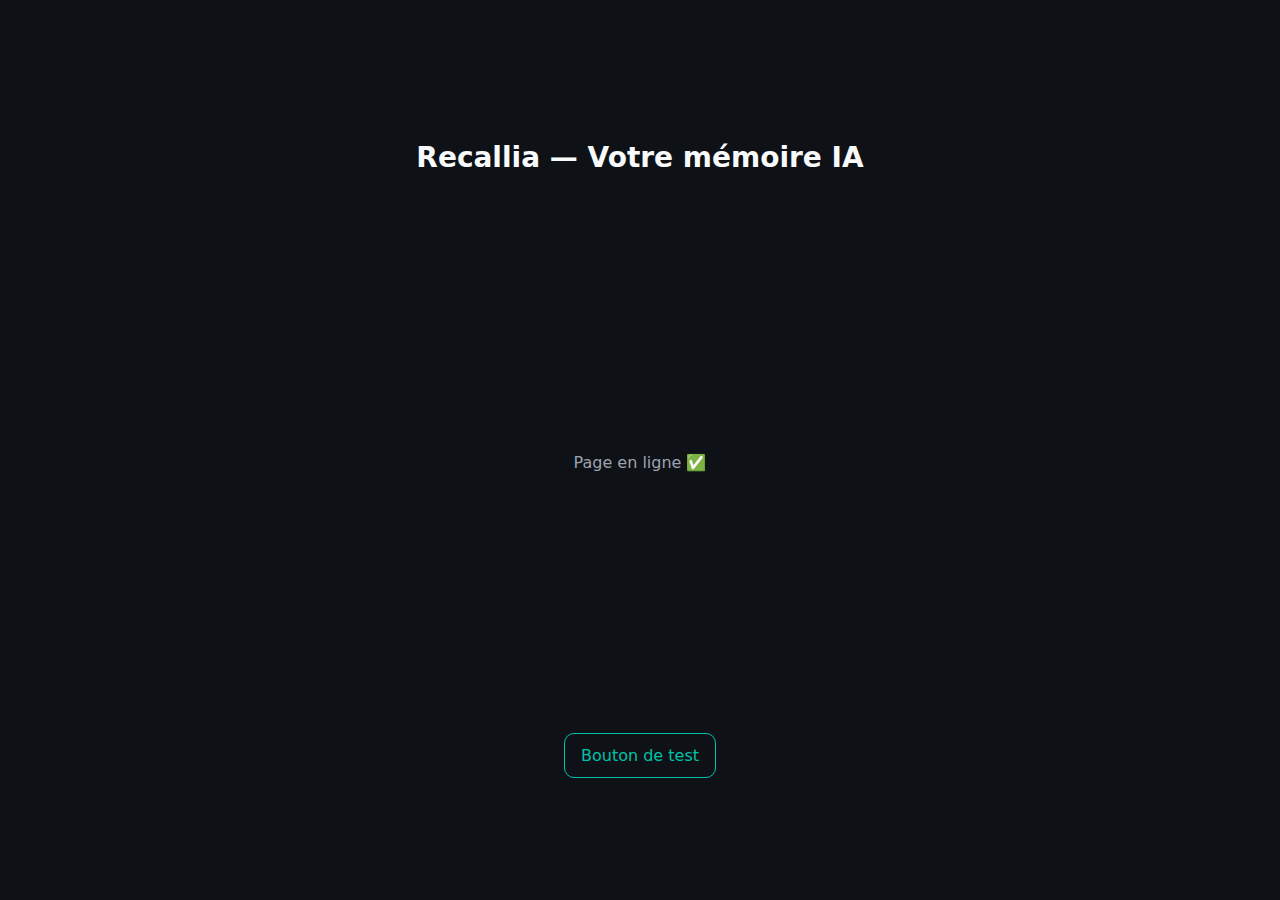
<file: Index.html>
<!doctype html><html lang="fr"><head>
<meta charset="utf-8"><meta name="viewport" content="width=device-width,initial-scale=1">
<title>Recallia — test</title>
<style>body{margin:0;font-family:system-ui,Inter,Arial;background:#0E1116;color:#F8FAFC;display:grid;place-items:center;min-height:100vh}
a{color:#00C2A8;text-decoration:none;border:1px solid #00C2A8;padding:12px 16px;border-radius:10px}h1{font:700 28px Sora,system-ui}p{color:#9CA3AF}</style>
</head><body>
<h1>Recallia — Votre mémoire IA</h1>
<p>Page en ligne ✅</p>
<a href="#">Bouton de test</a>
</body></html>
</file>
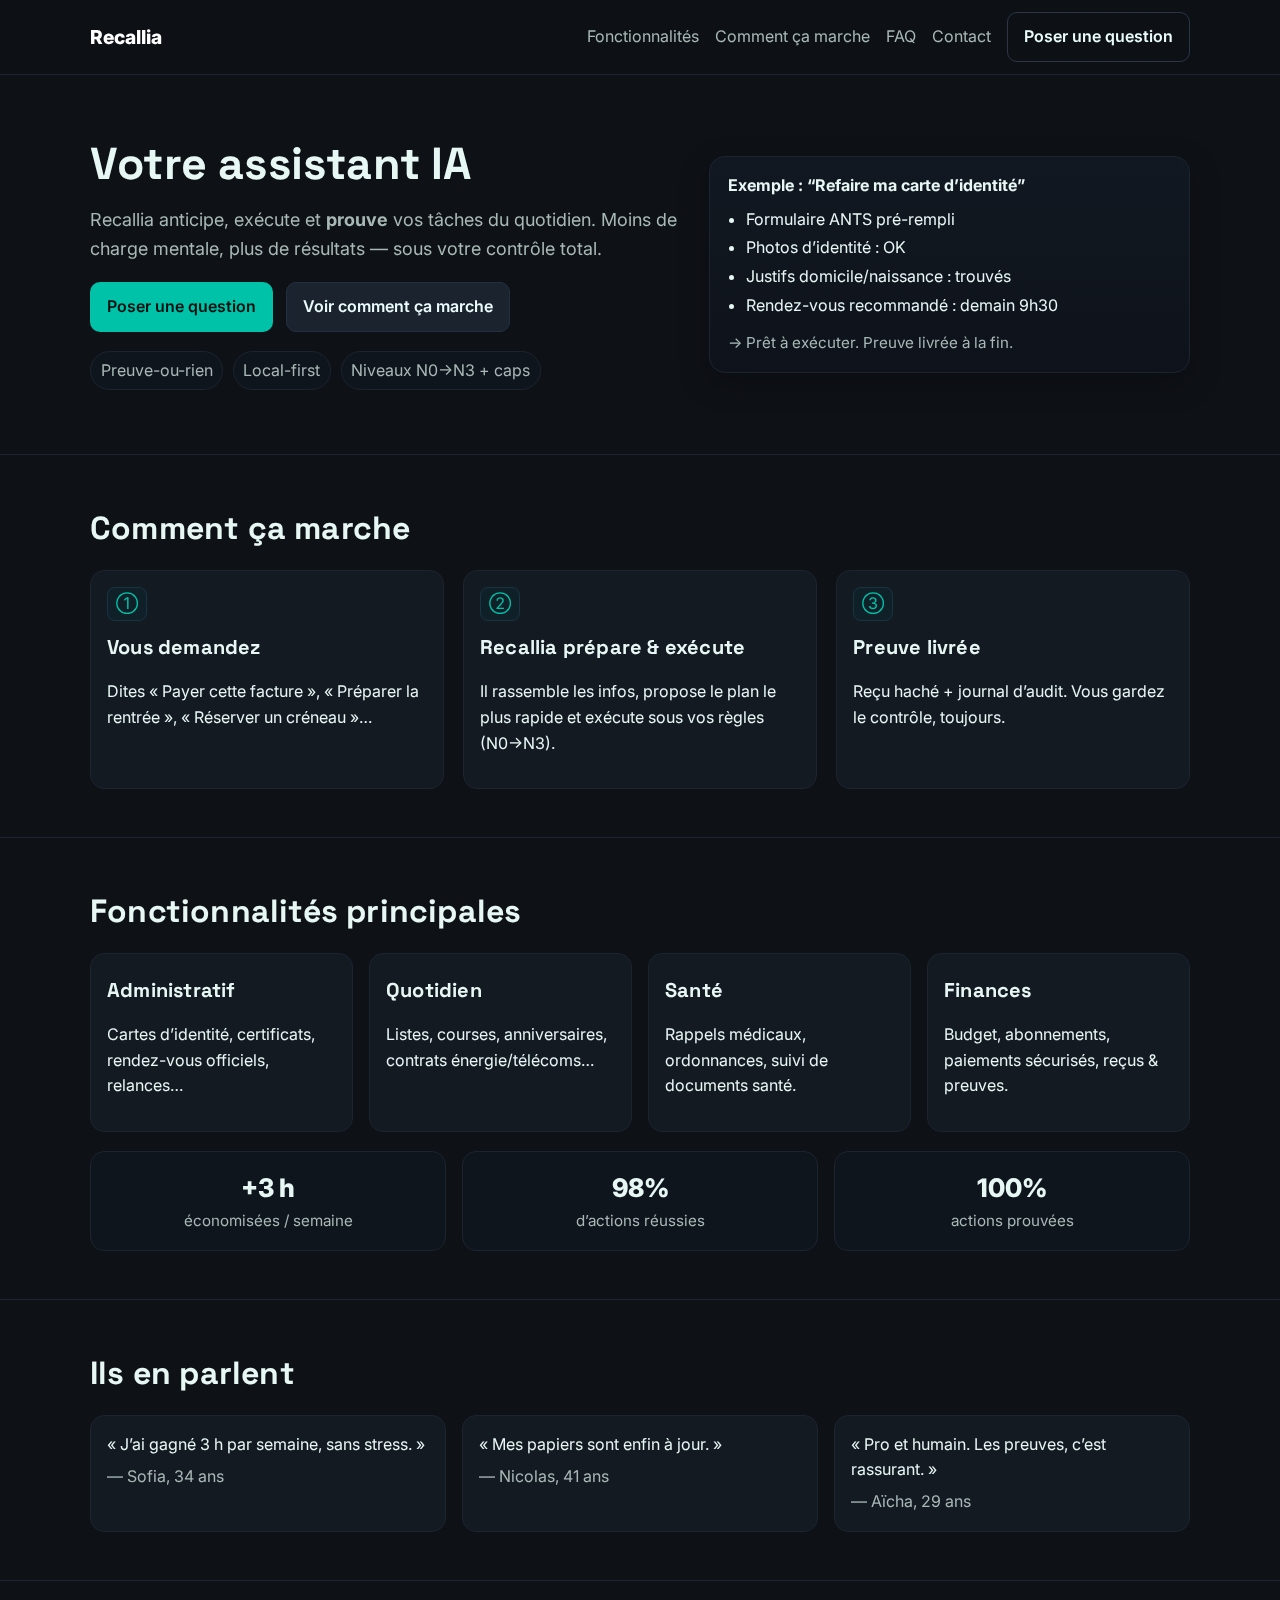
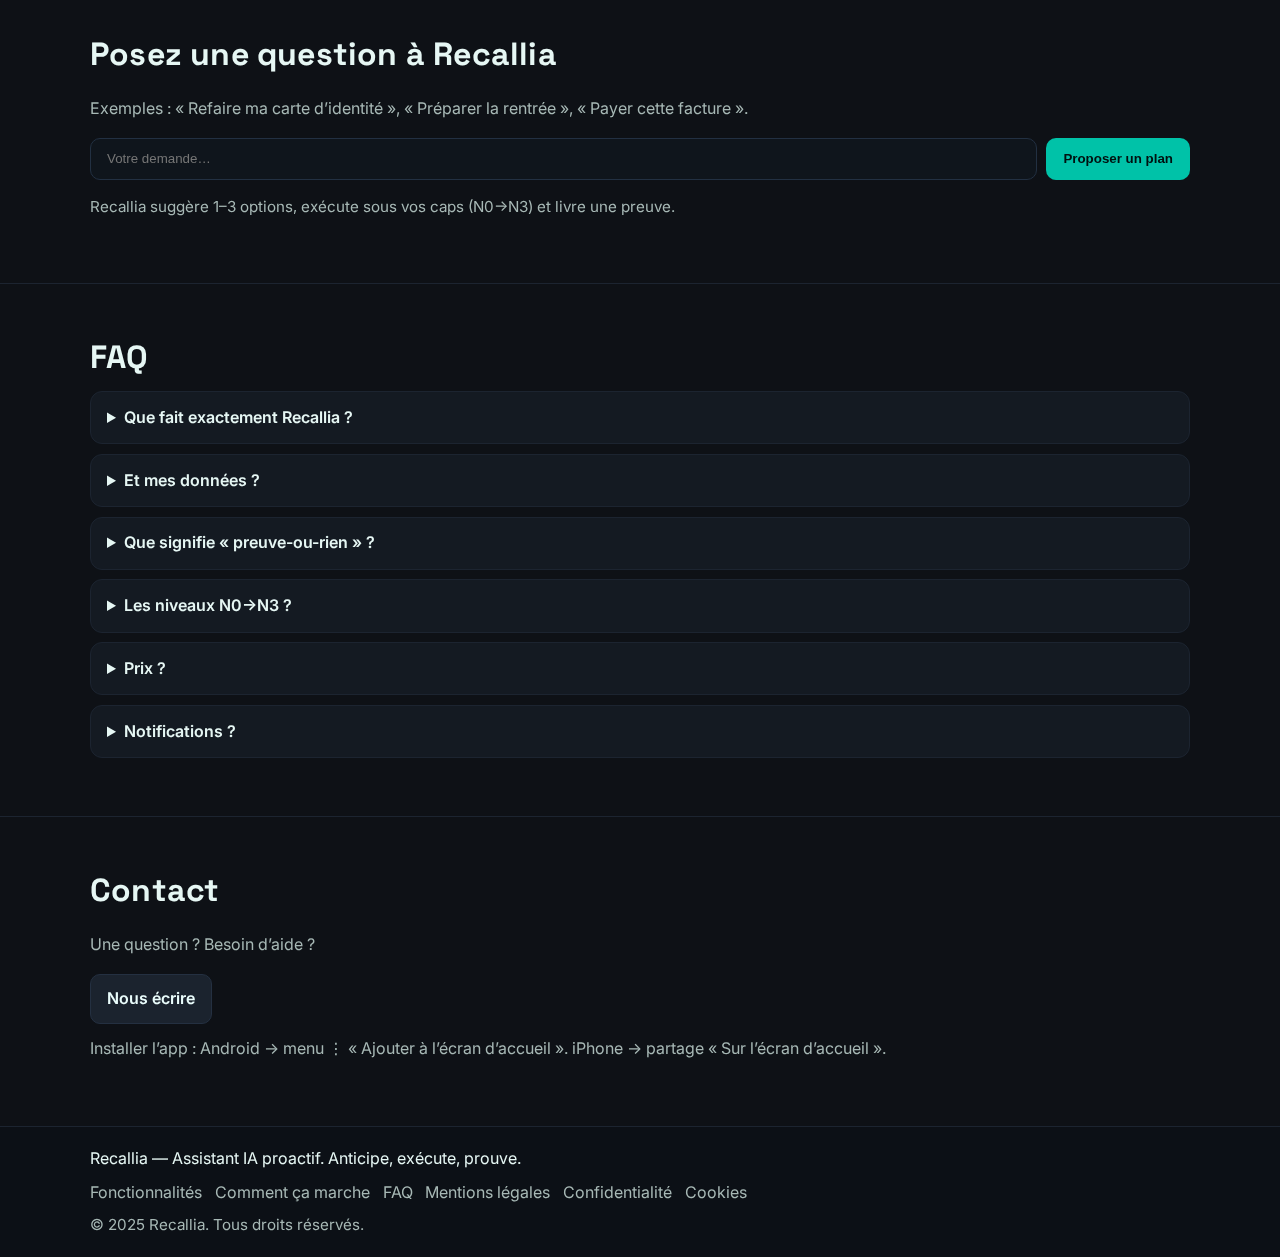
<file: index.html>
<!doctype html>
<html lang="fr">
<head>
  <meta charset="utf-8" />
  <meta name="viewport" content="width=device-width,initial-scale=1" />
  <title>Recallia — Votre assistant IA</title>
  <meta name="description" content="Recallia anticipe, exécute et prouve vos tâches du quotidien. Moins de charge mentale, plus de résultats — sous votre contrôle total." />
  <meta name="theme-color" content="#0E1116" />
  <link rel="manifest" href="site.webmanifest" />
  <link rel="icon" href="favicon.ico" />

  <!-- Polices -->
  <link rel="preconnect" href="https://fonts.gstatic.com" crossorigin />
  <link href="https://fonts.googleapis.com/css2?family=Inter:wght@400;600;800&family=Space+Grotesk:wght@600;700&display=swap" rel="stylesheet" />

  <!-- CSS CRITIQUE INLINE (couleurs & mise en forme complètes) -->
  <style>
  :root{
    --bg:#0E1116;
    --fg:#E6F7F4;
    --muted:#A7B8B5;
    --brand:#00C2A8;      /* turquoise validé */
    --brand-2:#10B981;    /* accent optionnel */
    --card:#141A22;
    --line:#1C2430;
  }
  *{box-sizing:border-box}
  html,body{margin:0;padding:0}
  body{
    font-family: Inter, system-ui, -apple-system, Segoe UI, Roboto, Arial, "Noto Sans";
    background: var(--bg); color: var(--fg); line-height:1.6;
  }
  h1,h2,h3,h4{font-family:"Space Grotesk",Inter,system-ui,sans-serif; letter-spacing:.2px}
  h1{font-size:clamp(2rem,3.5vw,3rem); line-height:1.1; margin:0 0 .75rem}
  h2{font-size:clamp(1.5rem,2.5vw,2rem); margin:0 0 .5rem}
  h3{font-size:1.25rem; margin:.25rem 0}
  .lead{font-size:1.125rem; color:var(--muted)}
  .container{width:min(1100px,92%); margin-inline:auto}

  /* Nav */
  .nav{position:sticky; top:0; z-index:20; background:rgba(14,17,22,.8); backdrop-filter:saturate(140%) blur(10px); border-bottom:1px solid var(--line)}
  .nav__inner{display:flex; align-items:center; gap:1rem; padding:.75rem 0}
  .brand{font-weight:800; font-size:1.2rem; color:#fff; text-decoration:none}
  .nav__links{margin-left:auto; display:flex; gap:1rem}
  .nav__links a{color:var(--muted); text-decoration:none}
  .nav__links a:hover{color:#fff}

  /* Buttons */
  .btn{display:inline-flex; align-items:center; justify-content:center; padding:.7rem 1rem; border-radius:10px; text-decoration:none; cursor:pointer; border:1px solid transparent; font-weight:600; transition:.2s}
  .btn--primary{background:var(--brand); color:#001110}
  .btn--primary:hover{filter:brightness(1.05)}
  .btn--secondary{background:#1B232E; border-color:#243041; color:#EAFDFC}
  .btn--secondary:hover{border-color:#344255}
  .btn--ghost{background:transparent; color:#EAFDFC; border-color:#2a3647}
  .btn--ghost:hover{border-color:#3a4a60}

  /* Sections */
  .hero{padding:clamp(2rem,5vw,4rem) 0}
  .hero__inner{display:grid; grid-template-columns:1.1fr .9fr; gap:2rem; align-items:center}
  .hero__cta{display:flex; gap:.8rem; margin:1rem 0 1.2rem}
  .chips{display:flex; gap:.6rem; flex-wrap:wrap; padding:0; margin:0; list-style:none}
  .chips li{padding:.35rem .6rem; background:#0f151c; border:1px solid var(--line); border-radius:999px; color:var(--muted)}

  .card{background:linear-gradient(180deg,#121821,#0E131B); border:1px solid var(--line); border-radius:16px; padding:1rem 1.1rem; box-shadow:0 10px 30px rgba(0,0,0,.25)}
  .card__title{font-weight:700; margin-bottom:.5rem}
  .card__list{padding-left:1.1rem; margin:.3rem 0 .8rem}
  .card__list li{margin:.2rem 0}
  .card__foot{color:var(--muted); font-size:.95rem}

  .steps{padding:3rem 0; border-top:1px solid var(--line); border-bottom:1px solid var(--line)}
  .steps__grid{display:grid; grid-template-columns:repeat(3,1fr); gap:1.2rem; margin-top:1rem}
  .step{background:var(--card); border:1px solid var(--line); border-radius:14px; padding:1rem}
  .step__num{display:inline-block; background:#102029; color:var(--brand); border:1px solid #183443; border-radius:8px; padding:.2rem .5rem; margin-bottom:.4rem}

  .features{padding:3rem 0}
  .features__grid{display:grid; grid-template-columns:repeat(4,1fr); gap:1rem; margin-top:1rem}
  .feature{background:var(--card); border:1px solid var(--line); border-radius:14px; padding:1rem}
  .stats{display:grid; grid-template-columns:repeat(3,1fr); gap:1rem; margin-top:1.2rem}
  .stat{background:#0f151c; border:1px solid var(--line); border-radius:14px; padding:1rem; text-align:center}
  .stat__num{font-weight:800; font-size:1.6rem}
  .stat__label{color:var(--muted); font-size:.95rem}

  .social{padding:3rem 0; border-top:1px solid var(--line)}
  .quotes{display:grid; grid-template-columns:repeat(3,1fr); gap:1rem; margin-top:1rem}
  blockquote{background:var(--card); border:1px solid var(--line); border-radius:14px; padding:1rem; margin:0}
  blockquote span{display:block; color:var(--muted); margin-top:.4rem}

  .ask{padding:3rem 0; border-top:1px solid var(--line)}
  .ask__form{display:flex; gap:.6rem; margin-top:.6rem; flex-wrap:wrap}
  .input{flex:1 1 420px; padding:.8rem 1rem; background:#0f151c; color:#EAFDFC; border:1px solid #223042; border-radius:10px; outline:none}
  .input:focus{border-color:#35506a; box-shadow:0 0 0 3px rgba(0,194,168,.12)}
  .ask__result{margin-top:1rem}
  .proposals{display:grid; grid-template-columns:repeat(3,1fr); gap:.8rem}
  .proposal{background:var(--card); border:1px solid var(--line); border-radius:12px; padding:1rem}
  .muted{color:var(--muted)}
  .small{font-size:.95rem}

  .faq{padding:3rem 0; border-top:1px solid var(--line)}
  details{background:var(--card); border:1px solid var(--line); border-radius:12px; padding:.8rem 1rem; margin-bottom:.6rem}
  summary{cursor:pointer; font-weight:600}

  .contact{padding:3rem 0; border-top:1px solid var(--line)}
  .install-hint{color:var(--muted); margin-top:.8rem}

  .footer{border-top:1px solid var(--line); padding:1.2rem 0; background:#0c1016}
  .footer__inner{display:grid; gap:.5rem}
  .footer__links{display:flex; flex-wrap:wrap; gap:.8rem}
  .footer__links a{color:var(--muted); text-decoration:none}
  .footer__links a:hover{color:#fff}
  .footer__copy{color:var(--muted); font-size:.95rem}

  @media (max-width: 980px){
    .hero__inner{grid-template-columns:1fr}
    .steps__grid{grid-template-columns:1fr}
    .features__grid{grid-template-columns:1fr 1fr}
    .quotes{grid-template-columns:1fr}
    .proposals{grid-template-columns:1fr}
    .stats{grid-template-columns:1fr}
  }
  </style>
</head>
<body>
<header class="nav">
  <div class="container nav__inner">
    <a class="brand" href="#top">Recallia</a>
    <nav class="nav__links">
      <a href="#fonctionnalites">Fonctionnalités</a>
      <a href="#comment">Comment ça marche</a>
      <a href="#faq">FAQ</a>
      <a href="#contact">Contact</a>
    </nav>
    <a class="btn btn--ghost" href="#ask">Poser une question</a>
  </div>
</header>

<main id="top">

  <section class="hero">
    <div class="container hero__inner">
      <div class="hero__copy">
        <h1>Votre assistant IA</h1>
        <p class="lead">
          Recallia anticipe, exécute et <strong>prouve</strong> vos tâches du quotidien.
          Moins de charge mentale, plus de résultats — sous votre contrôle total.
        </p>
        <div class="hero__cta">
          <a class="btn btn--primary" href="#ask">Poser une question</a>
          <a class="btn btn--secondary" href="#comment">Voir comment ça marche</a>
        </div>
        <ul class="chips">
          <li>Preuve-ou-rien</li>
          <li>Local-first</li>
          <li>Niveaux N0→N3 + caps</li>
        </ul>
      </div>
      <div class="hero__panel">
        <div class="card">
          <div class="card__title">Exemple : “Refaire ma carte d’identité”</div>
          <ul class="card__list">
            <li>Formulaire ANTS pré-rempli</li>
            <li>Photos d’identité : OK</li>
            <li>Justifs domicile/naissance : trouvés</li>
            <li>Rendez-vous recommandé : demain 9h30</li>
          </ul>
          <div class="card__foot">→ Prêt à exécuter. Preuve livrée à la fin.</div>
        </div>
      </div>
    </div>
  </section>

  <section id="comment" class="steps">
    <div class="container">
      <h2>Comment ça marche</h2>
      <div class="steps__grid">
        <div class="step">
          <span class="step__num">①</span>
          <h3>Vous demandez</h3>
          <p>Dites « Payer cette facture », « Préparer la rentrée », « Réserver un créneau »…</p>
        </div>
        <div class="step">
          <span class="step__num">②</span>
          <h3>Recallia prépare & exécute</h3>
          <p>Il rassemble les infos, propose le plan le plus rapide et exécute sous vos règles (N0→N3).</p>
        </div>
        <div class="step">
          <span class="step__num">③</span>
          <h3>Preuve livrée</h3>
          <p>Reçu haché + journal d’audit. Vous gardez le contrôle, toujours.</p>
        </div>
      </div>
    </div>
  </section>

  <section id="fonctionnalites" class="features">
    <div class="container">
      <h2>Fonctionnalités principales</h2>
      <div class="features__grid">
        <div class="feature">
          <h3>Administratif</h3>
          <p>Cartes d’identité, certificats, rendez-vous officiels, relances…</p>
        </div>
        <div class="feature">
          <h3>Quotidien</h3>
          <p>Listes, courses, anniversaires, contrats énergie/télécoms…</p>
        </div>
        <div class="feature">
          <h3>Santé</h3>
          <p>Rappels médicaux, ordonnances, suivi de documents santé.</p>
        </div>
        <div class="feature">
          <h3>Finances</h3>
          <p>Budget, abonnements, paiements sécurisés, reçus & preuves.</p>
        </div>
      </div>

      <div class="stats">
        <div class="stat">
          <div class="stat__num">+3 h</div>
          <div class="stat__label">économisées / semaine</div>
        </div>
        <div class="stat">
          <div class="stat__num">98%</div>
          <div class="stat__label">d’actions réussies</div>
        </div>
        <div class="stat">
          <div class="stat__num">100%</div>
          <div class="stat__label">actions prouvées</div>
        </div>
      </div>
    </div>
  </section>

  <section class="social">
    <div class="container">
      <h2>Ils en parlent</h2>
      <div class="quotes">
        <blockquote>« J’ai gagné 3 h par semaine, sans stress. » <span>— Sofia, 34 ans</span></blockquote>
        <blockquote>« Mes papiers sont enfin à jour. » <span>— Nicolas, 41 ans</span></blockquote>
        <blockquote>« Pro et humain. Les preuves, c’est rassurant. » <span>— Aïcha, 29 ans</span></blockquote>
      </div>
    </div>
  </section>

  <section id="ask" class="ask">
    <div class="container">
      <h2>Posez une question à Recallia</h2>
      <p class="muted">Exemples : « Refaire ma carte d’identité », « Préparer la rentrée », « Payer cette facture ».</p>
      <form id="askForm" class="ask__form">
        <input id="askInput" class="input" type="text" name="q" placeholder="Votre demande…" required />
        <button class="btn btn--primary" type="submit">Proposer un plan</button>
      </form>
      <p class="muted small">Recallia suggère 1–3 options, exécute sous vos caps (N0→N3) et livre une preuve.</p>
      <div id="askResult" class="ask__result" hidden></div>
    </div>
  </section>

  <section id="faq" class="faq">
    <div class="container">
      <h2>FAQ</h2>
      <details>
        <summary>Que fait exactement Recallia ?</summary>
        <p>Un assistant qui anticipe, exécute et prouve (administratif, santé, quotidien, finances…).</p>
      </details>
      <details>
        <summary>Et mes données ?</summary>
        <p>Local-first quand possible, chiffrées, jamais revendues. Export/effacement à tout moment.</p>
      </details>
      <details>
        <summary>Que signifie « preuve-ou-rien » ?</summary>
        <p>Chaque action réussie livre un reçu (PDF/EML/ICS/JSON) + SHA-256 + journal d’audit.</p>
      </details>
      <details>
        <summary>Les niveaux N0→N3 ?</summary>
        <p>De la simple suggestion (N0) à l’exécution pro-active (N3) sous caps et double confirmation.</p>
      </details>
      <details>
        <summary>Prix ?</summary>
        <p>Gratuit (limité), Pro (à préciser). Objectif : utile et abordable.</p>
      </details>
      <details>
        <summary>Notifications ?</summary>
        <p>Push/SMS/email, configurables par domaine et par importance.</p>
      </details>
    </div>
  </section>

  <section id="contact" class="contact">
    <div class="container">
      <h2>Contact</h2>
      <p class="muted">Une question ? Besoin d’aide ?</p>
      <a class="btn btn--secondary" href="mailto:contact@recallia.app">Nous écrire</a>
      <p class="install-hint">Installer l’app : Android → menu ⋮ « Ajouter à l’écran d’accueil ». iPhone → partage « Sur l’écran d’accueil ».</p>
    </div>
  </section>

</main>

<footer class="footer">
  <div class="container footer__inner">
    <div class="footer__brand">Recallia — Assistant IA proactif. Anticipe, exécute, prouve.</div>
    <div class="footer__links">
      <a href="#fonctionnalites">Fonctionnalités</a>
      <a href="#comment">Comment ça marche</a>
      <a href="#faq">FAQ</a>
      <a href="mentions.html">Mentions légales</a>
      <a href="confidentialite.html">Confidentialité</a>
      <a href="cookies.html">Cookies</a>
    </div>
    <div class="footer__copy">© 2025 Recallia. Tous droits réservés.</div>
  </div>
</footer>

<script>
  // Mock "Poser une question"
  const form = document.getElementById('askForm');
  const input = document.getElementById('askInput');
  const result = document.getElementById('askResult');

  const suggestions = (q) => ([
    { title: 'Plan rapide',    desc: `Étapes essentielles pour « ${q} » (≤ 60s).` },
    { title: 'Plan sécurisé',  desc: `Vérifications + preuve renforcée pour « ${q} ».` },
    { title: 'Plan assisté',   desc: `Guidage pas-à-pas + rappels pour « ${q} ».` },
  ]);

  form.addEventListener('submit', (e) => {
    e.preventDefault();
    const q = input.value.trim();
    if (!q) return;
    const opts = suggestions(q);
    result.innerHTML = `
      <div class="proposals">
        ${opts.map(o => `
          <div class="proposal">
            <h4>${o.title}</h4>
            <p>${o.desc}</p>
            <button class="btn btn--ghost" type="button"
              onclick="alert('Demande enregistrée : ${q}\\n(${o.title}) — Exécution simulée (preuve à venir).')">
              Choisir
            </button>
          </div>
        `).join('')}
      </div>`;
    result.hidden = false;
    result.scrollIntoView({ behavior: 'smooth', block: 'start' });
  });
</script>
</body>
  </html>
</file>
